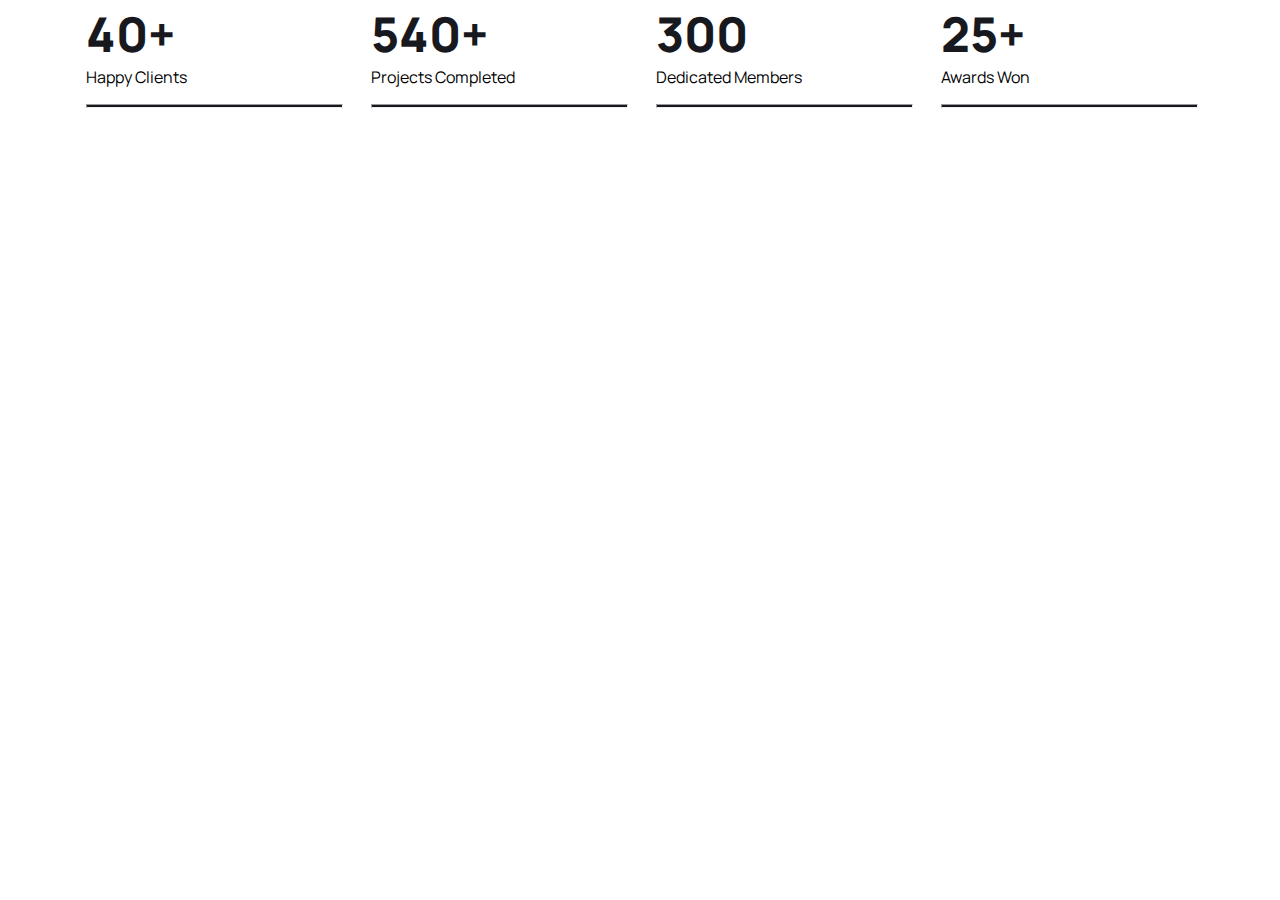
<file: Bolum1/Ders1/index.html>
<!DOCTYPE html>
<html lang="en">
<head>
    <meta charset="UTF-8">
    <meta http-equiv="X-UA-Compatible" content="IE=edge">
    <meta name="viewport" content="width=device-width, initial-scale=1.0">
    <link rel="preconnect" href="https://fonts.gstatic.com">
    <link href="https://fonts.googleapis.com/css2?family=Manrope:wght@200;300;400;500;600;700;800&display=swap" rel="stylesheet">
    <link rel="stylesheet" href="style.css">
    <title>Document</title>
</head>
<body>
        <section class="content">
            <h2 class="number">
                40+
            </h2>    
            <h2 class="label">    
                Happy Clients 
            </h2>       
            <hr class="line">      
        </section>
        <section class="content">
            <h2 class="number">
                540+
            </h2>
            <h2 class="label">
                Projects Completed
            </h2>
            <hr class="line">
        </section>
        <section class="content">
            <h2 class="number">
                300
            </h2>
            <h2 class="label">
                Dedicated Members
            </h2>
            <hr class="line">
        </section>
        <section class="content">
            <h2 class="number">
                25+
            </h2>
            <h2 class="label">
                Awards Won
            </h2>
            <hr class="line">
        </section>
</body>
</html>
</file>
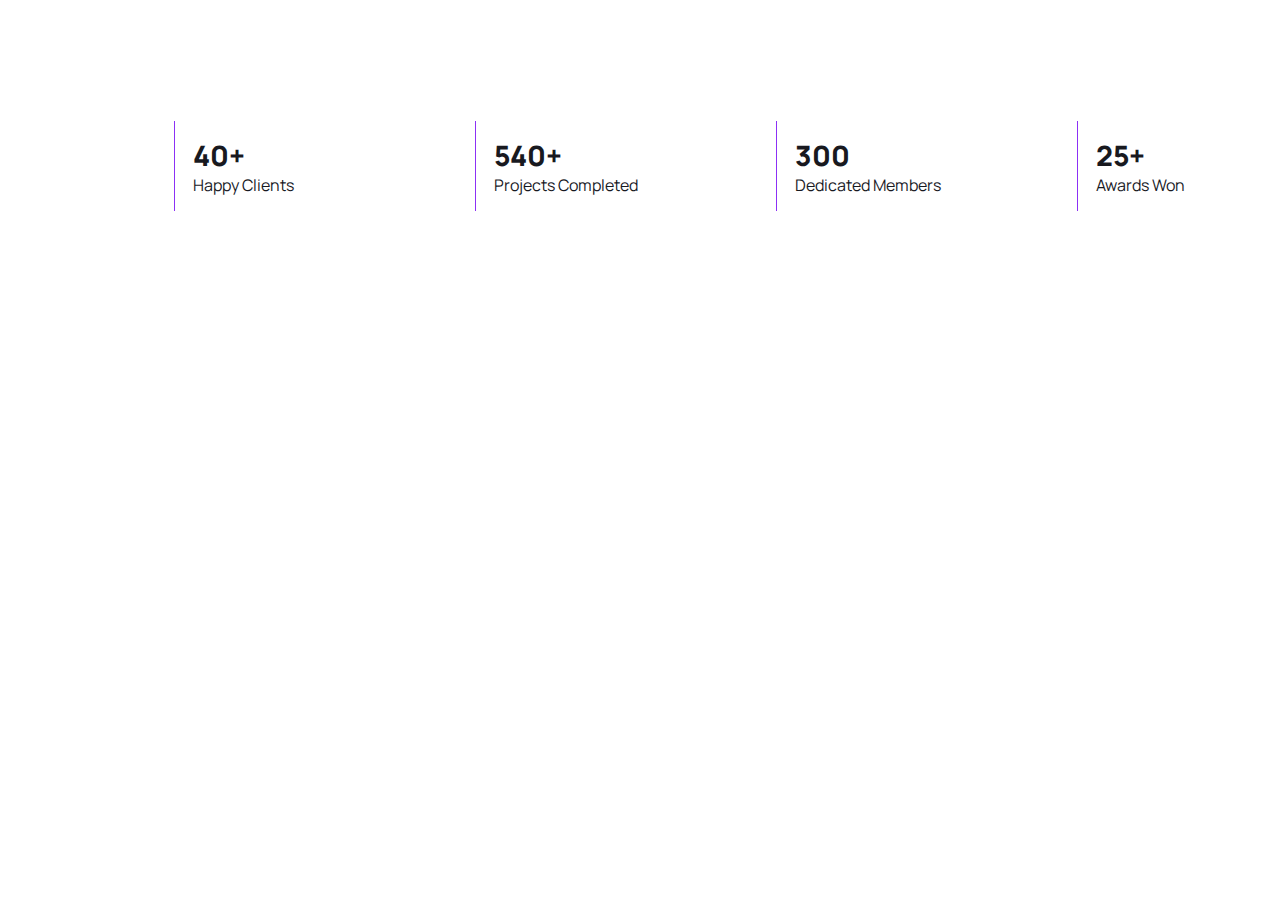
<file: Bolum1/Ders2/index.html>
<!DOCTYPE html>
<html lang="en">
<head>
    <meta charset="UTF-8">
    <meta http-equiv="X-UA-Compatible" content="IE=edge">
    <meta name="viewport" content="width=device-width, initial-scale=1.0">
    <link rel="stylesheet" href="style.css">
    <link rel="preconnect" href="https://fonts.gstatic.com">
    <link href="https://fonts.googleapis.com/css2?family=Manrope:wght@200;300;400;500;600;700;800&display=swap" rel="stylesheet">
    <title>Document</title>
</head>
<body>
        <section class="content">
            <div class="line"></div>
            <section class="content-1">
                <h2 class="number">
                    40+     
                </h2>    
                <h2 class="label">
                    Happy Clients
                </h2>
            </section>    
        </section>
        <section class="content">
            <div class="line"></div>
            <section class="content-1">
                <h2 class="number">
                    540+     
                </h2>
                <h2 class="label">
                    Projects Completed
                </h2>
            </section>    
        </section>
        <section class="content">
            <div class="line"></div>
            <section class="content-1">
                <h2 class="number">
                    300     
                </h2>
                <h2 class="label">
                    Dedicated Members
                </h2>
            </section>    
        </section>
        <section class="content">
            <div class="line"></div>
            <section class="content-1">
                <h2 class="number">
                    25+     
                </h2>
                <h2 class="label">
                    Awards Won
                </h2>
            </section>    
        </section>
</body>
</html>
</file>
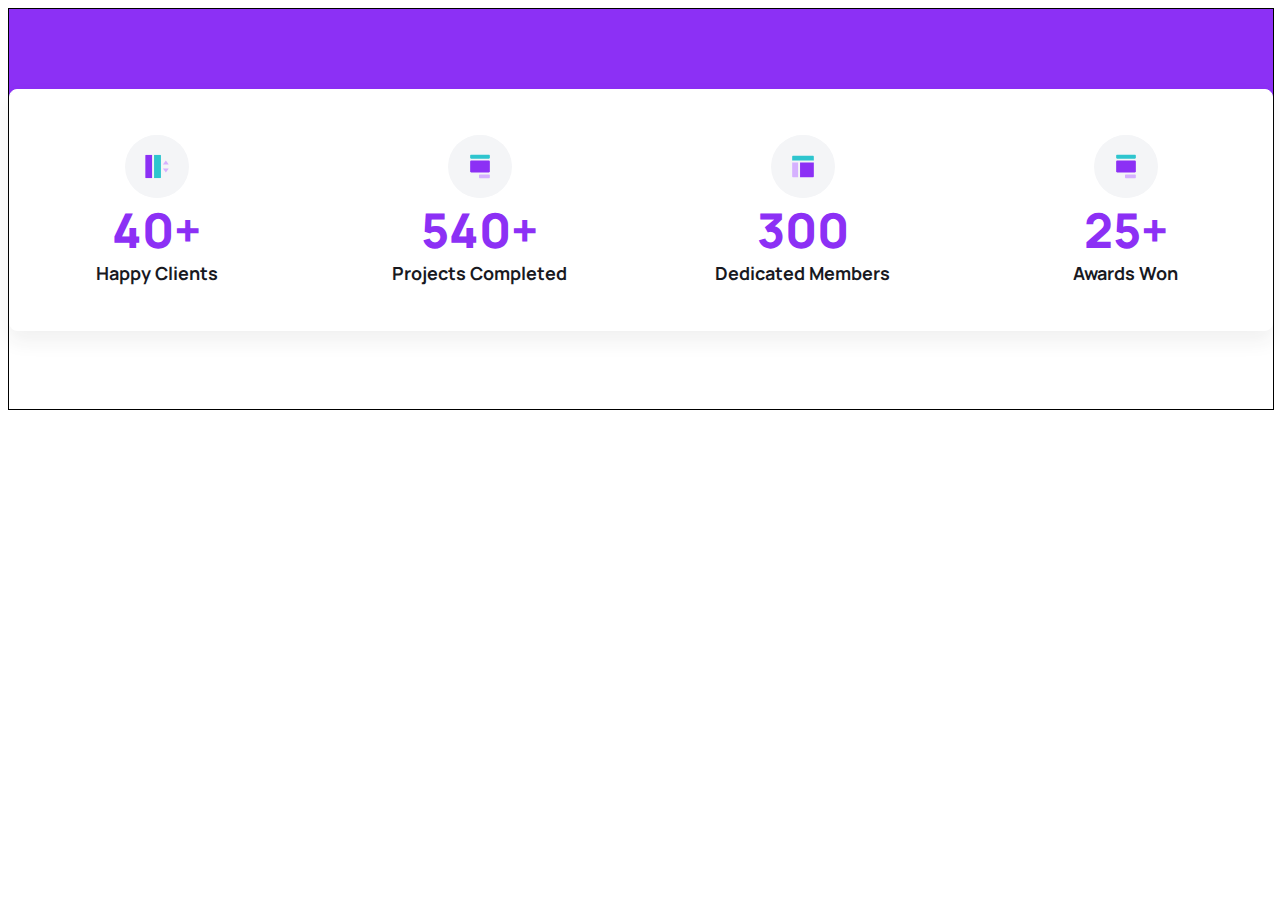
<file: Bolum1/Ders3/index.html>
<!DOCTYPE html>
<html lang="en">
<head>
    <meta charset="UTF-8">
    <meta http-equiv="X-UA-Compatible" content="IE=edge">
    <meta name="viewport" content="width=device-width, initial-scale=1.0">
    <link rel="preconnect" href="https://fonts.gstatic.com">
    <link href="https://fonts.googleapis.com/css2?family=Manrope:wght@200;300;400;500;600;700;800&display=swap" rel="stylesheet">
    <link rel="stylesheet" href="style.css">
    <title>Document</title>
</head>
<body>
    <div class="page">
       <section class="purple-area">
           <section class="content">
               <section class="content-1">
                        <img src="icon1.svg" alt="logo1" class="photo">
                    <h2 class="number">
                        40+
                    </h2>
                    <h2 class="label">
                        Happy Clients
                    </h2>
               </section>      
                <section class="content-1">
                        <img src="icon2.svg" alt="logo2" class="photo">
                    <h2 class="number">
                        540+
                    </h2>
                    <h2 class="label">
                        Projects Completed
                    </h2>
                </section> 
                <section class="content-1">    
                    <img src="icon3.svg" alt="logo3" class="photo">
                    <h2 class="number">
                        300
                    </h2>
                    <h2 class="label">
                        Dedicated Members
                    </h2>
                </section>
                <section class="content-1">    
                        <img src="icon4.svg" alt="logo4" class="photo">
                    <h2 class="number">
                        25+
                    </h2>
                    <h2 class="label">
                        Awards Won
                    </h2>
                </section>
           </section>
        </section> 
    </div>
</body>
</html>
</file>
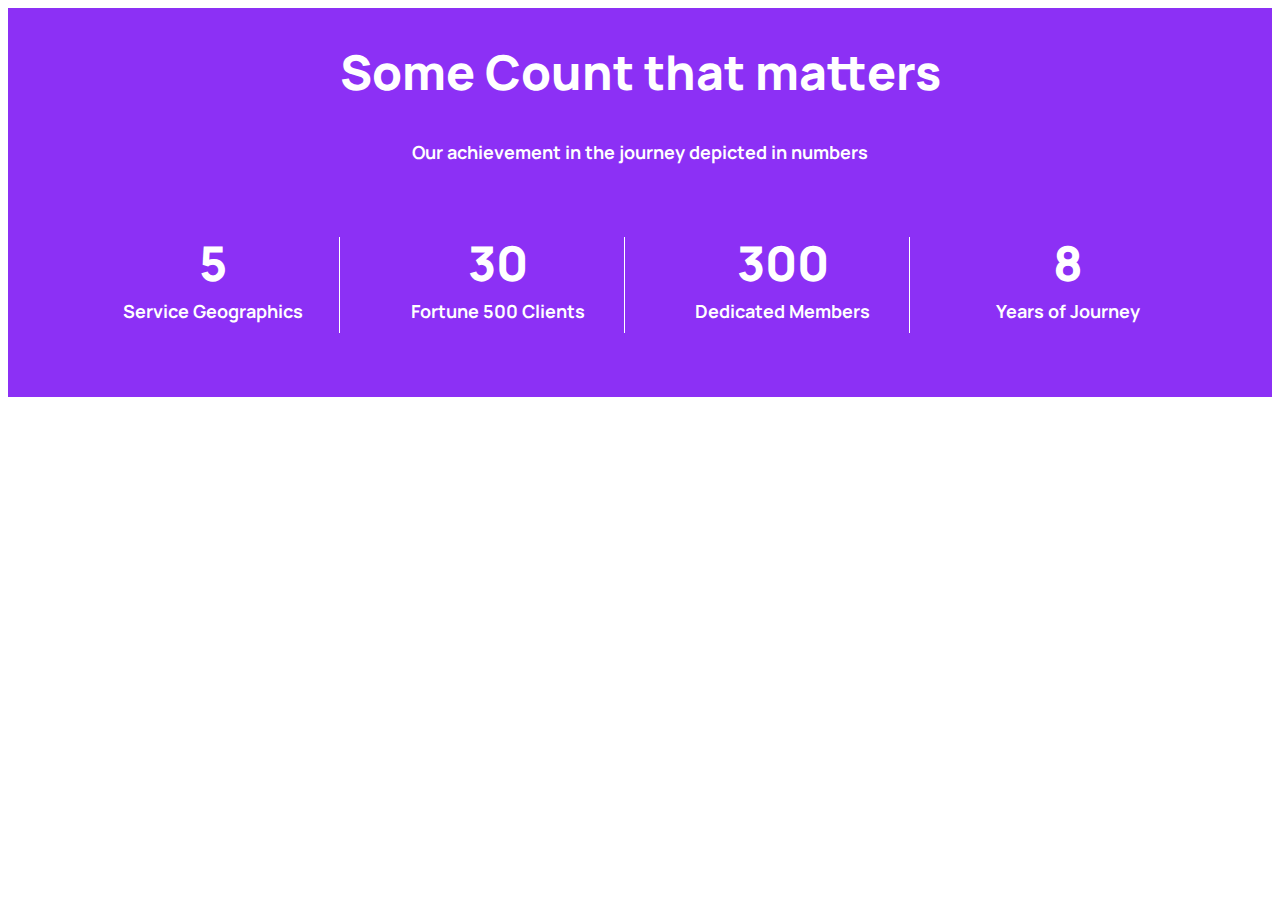
<file: Bolum1/Ders4/index.html>
<!DOCTYPE html>
<html lang="en">
<head>
    <meta charset="UTF-8">
    <meta http-equiv="X-UA-Compatible" content="IE=edge">
    <meta name="viewport" content="width=device-width, initial-scale=1.0">
    <link rel="stylesheet" href="style.css">
    <link rel="preconnect" href="https://fonts.gstatic.com">
    <link href="https://fonts.googleapis.com/css2?family=Manrope:wght@200;300;400;500;600;700;800&display=swap" rel="stylesheet">
    <title>Document</title>
</head>
<body>
    <div class="page">
        <section class="content">
            <h1 class="article-1">
                Some Count that matters
            </h1>
            <h2 class="article-2">
                Our achievement in the journey depicted in numbers
            </h2>
        </section>
        <section class="content-2">
            <section class="content-3">
                <h3 class="number">
                    5
                </h3>
                <h3 class="label">
                    Service Geographics
                </h3>
                <div class="line">
                </div>
            </section>
            <section class="content-3">    
                <h3 class="number">
                    30
                </h3>
                <h3 class="label">
                    Fortune 500 Clients
                </h3>
                <div class="line"></div>
            </section>
            <section class="content-3">    
                <h3 class="number">
                    300
                </h3>
                <h3 class="label">
                    Dedicated Members
                </h3>
                <div class="line"></div>
            </section>
            <section class="content-3">   
                <h3 class="number">
                    8
                </h3>
                <h3 class="label">
                    Years of Journey
                </h3>
            </section>     
        </section>
    </div>
</body>
</html>
</file>
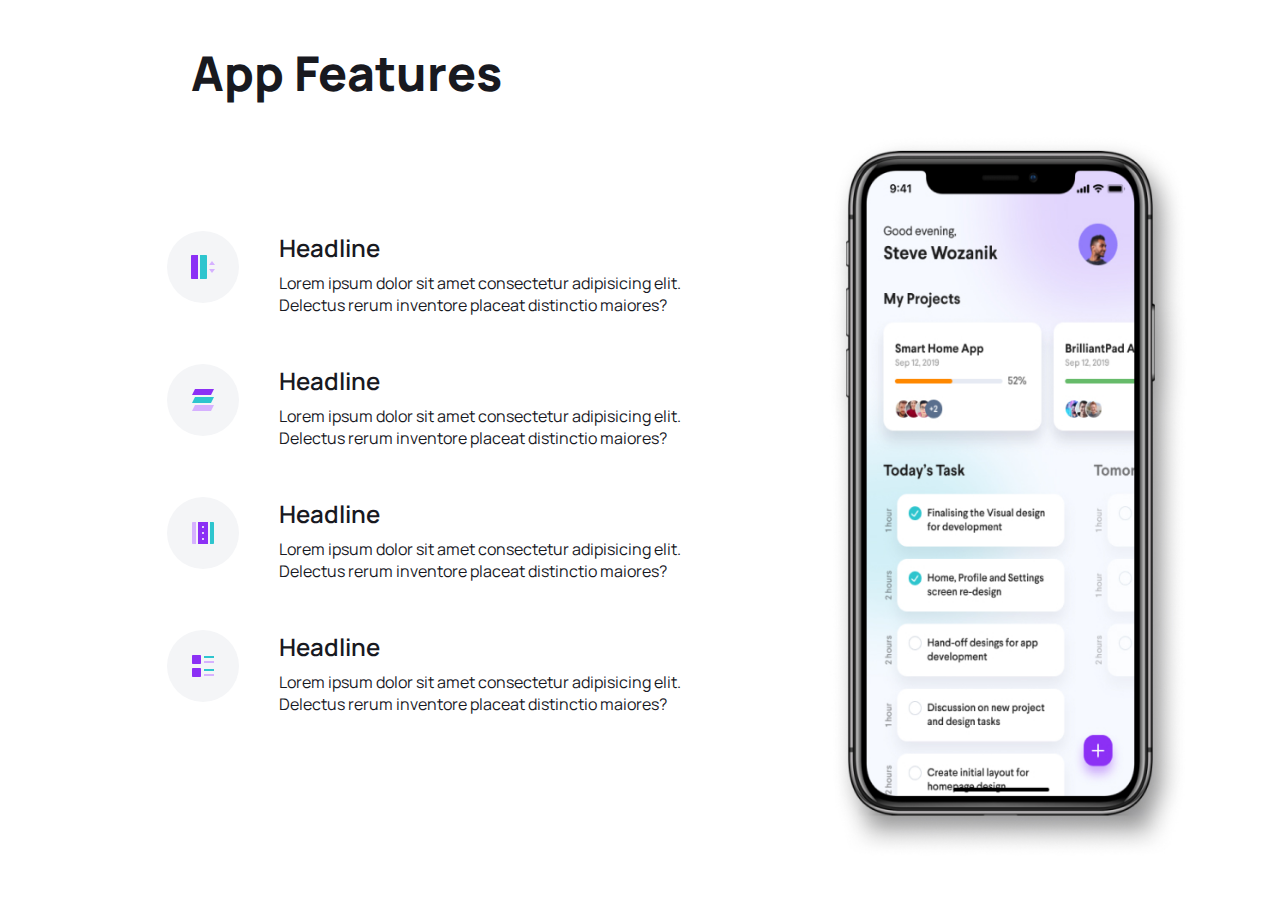
<file: Bolum2/Class1/index.html>
<!DOCTYPE html>
<html lang="en">
<head>
    <meta charset="UTF-8">
    <meta http-equiv="X-UA-Compatible" content="IE=edge">
    <meta name="viewport" content="width=device-width, initial-scale=1.0">
    <title>Document</title>
    <link rel="stylesheet" href="style.css">
    <link rel="preconnect" href="https://fonts.gstatic.com">

<link href="https://fonts.googleapis.com/css2?family=Manrope:wght@200;300;400;500;600;700;800&display=swap" rel="stylesheet">
</head>
<body>
    <thead>
        <h1 class="title">App Features</h1>
    </thead>
    <tbody>
        <section class="page">
            <section class="content">
                <section class="content-1">
                    <img src="icon1.svg" alt="" class="icon">
                    <section class="content-2">
                        <h2 class="title-1">Headline</h2>
                        <p class="article">Lorem ipsum dolor sit amet consectetur adipisicing elit. 
                            Delectus rerum inventore placeat distinctio maiores?
                        </p>
                    </section>
                </section>
                <section class="content-1">
                    <img src="icon2.svg" alt="" class="icon">
                    <section class="content-2">
                        <h2 class="title-1">Headline</h2>
                        <p class="article">Lorem ipsum dolor sit amet consectetur adipisicing elit. 
                            Delectus rerum inventore placeat distinctio maiores?
                        </p>
                    </section>
                </section>
                <section class="content-1">
                    <img src="icon3.svg" alt="" class="icon">
                    <section class="content-2">
                        <h2 class="title-1">Headline</h2>
                        <p class="article">Lorem ipsum dolor sit amet consectetur adipisicing elit. 
                            Delectus rerum inventore placeat distinctio maiores?
                        </p>
                    </section>
                </section>
                <section class="content-1">
                    <img src="icon4.svg" alt="" class="icon">
                    <section class="content-2">
                        <h2 class="title-1">Headline</h2>
                        <p class="article">Lorem ipsum dolor sit amet consectetur adipisicing elit. 
                            Delectus rerum inventore placeat distinctio maiores?
                        </p>
                    </section>
                </section>
            </section>    
            <img src="iPhone X.jpg" alt="" class="phone">
        </section>    
    </tbody>
</body>
</html>
</file>
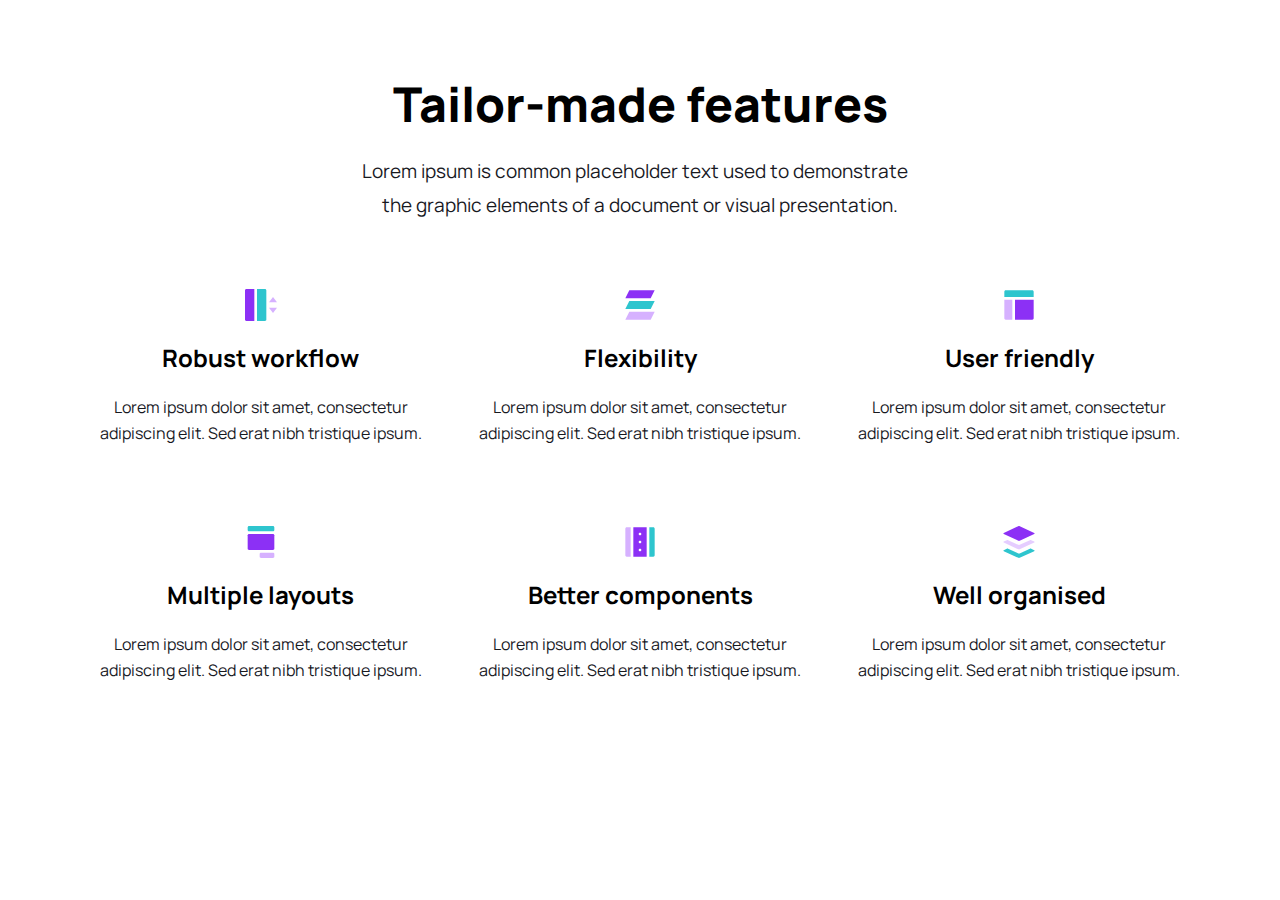
<file: Bolum2/Class2/index.html>
<!DOCTYPE html>
<html lang="en">
<head>
    <meta charset="UTF-8">
    <meta http-equiv="X-UA-Compatible" content="IE=edge">
    <meta name="viewport" content="width=device-width, initial-scale=1.0">
    <title>Document</title>
    <link rel="preconnect" href="https://fonts.gstatic.com">
    <link href="https://fonts.googleapis.com/css2?family=Manrope:wght@200;300;400;500;600;700;800&display=swap" rel="stylesheet">
    <link rel="stylesheet" href="style.css">
</head>
<body>
    <section class="content">
        <h1 class="title">Tailor-made features</h1>
        <p class="article">
            Lorem ipsum is common placeholder 
            text used to demonstrate 
            the graphic elements of a document or visual presentation.
        </p>
    </section>
    <section class="content-1">
        <section class="content-2">
            <img src="icon1.svg" alt="" class="icon">
            <h2 class="title-1">Robust workflow</h2>
            <p class="article-1">Lorem ipsum dolor sit amet, consectetur 
                adipiscing elit. Sed erat nibh tristique ipsum.</p>
        </section>
        <section class="content-2">
            <img src="icon2.svg" alt="" class="icon">
            <h2 class="title-1">Flexibility</h2>
            <p class="article-1">Lorem ipsum dolor sit amet, consectetur 
                adipiscing elit. Sed erat nibh tristique ipsum.</p>
        </section>
        <section class="content-2">
            <img src="icon3.svg" alt="" class="icon">
            <h2 class="title-1">User friendly</h2>
            <p class="article-1">Lorem ipsum dolor sit amet, consectetur 
                adipiscing elit. Sed erat nibh tristique ipsum.</p>
        </section>
        <section class="content-2">
            <img src="icon4.svg" alt="" class="icon">
            <h2 class="title-1">Multiple layouts</h2>
            <p class="article-1">Lorem ipsum dolor sit amet, consectetur 
                adipiscing elit. Sed erat nibh tristique ipsum.</p>
        </section>
        <section class="content-2">
            <img src="icon5.svg" alt="" class="icon">
            <h2 class="title-1">Better components</h2>
            <p class="article-1">Lorem ipsum dolor sit amet, consectetur 
                adipiscing elit. Sed erat nibh tristique ipsum.</p>
        </section>
        <section class="content-2">
            <img src="icon6.svg" alt="" class="icon">
            <h2 class="title-1">Well organised</h2>
            <p class="article-1">Lorem ipsum dolor sit amet, consectetur 
                adipiscing elit. Sed erat nibh tristique ipsum.</p>
        </section>
    </section>
</body>
</html>
</file>
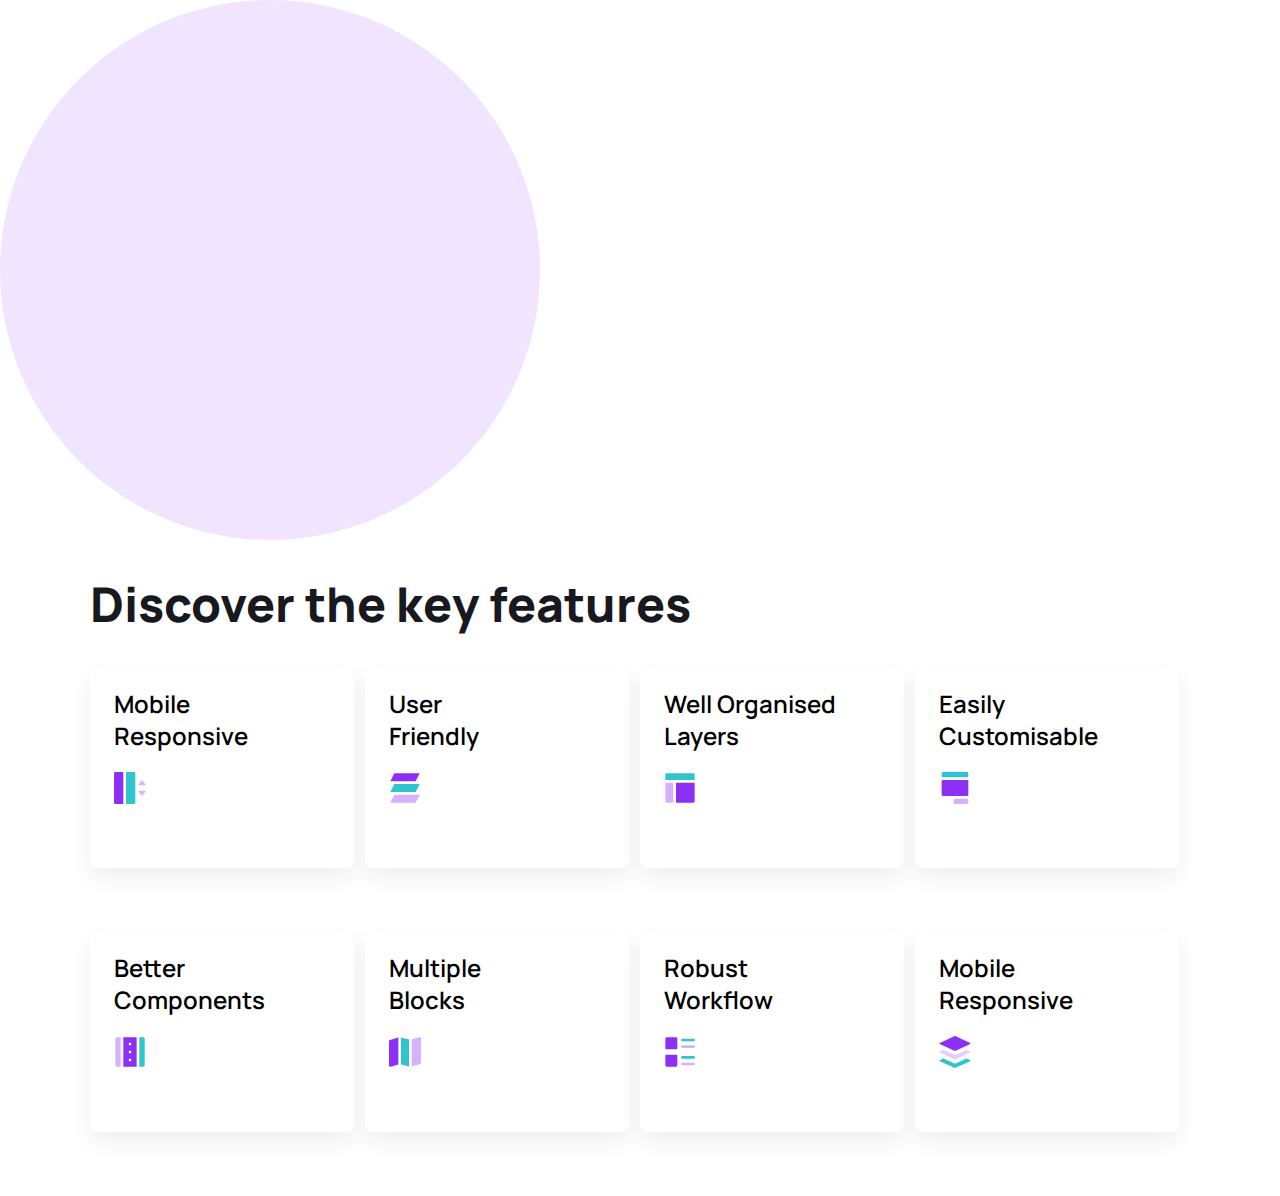
<file: Bolum2/Class3/index.html>
<!DOCTYPE html>
<html lang="en">
<head>
    <meta charset="UTF-8">
    <meta http-equiv="X-UA-Compatible" content="IE=edge">
    <meta name="viewport" content="width=device-width, initial-scale=1.0">
    <title>Document</title>
    <link rel="preconnect" href="https://fonts.gstatic.com">
    <link href="https://fonts.googleapis.com/css2?family=Manrope:wght@200;300;400;500;600;700;800&display=swap" rel="stylesheet">
    <link rel="stylesheet" href="style.css">
</head>
<body>
    <div class="circle"></div>
        <section class="page">
            <h1 class="title">Discover the key features</h1>
                <section class="content-1">
                    <section class="content">
                        <h2 class="title-1">Mobile <br> Responsive</h2>
                        <img src="icon1.svg" alt="" class="icon">
                    </section>
                    <section class="content">
                        <h2 class="title-1">User
                            <br> 
                            Friendly</h2>
                        <img src="icon2.svg" alt="" class="icon">
                    </section>
                    <section class="content">
                        <h2 class="title-1">Well Organised
                            <br> Layers</h2>
                        <img src="icon3.svg" alt="" class="icon">
                    </section>
                    <section class="content">
                        <h2 class="title-1">Easily <br> Customisable</h2>
                        <img src="icon4.svg" alt="" class="icon">
                    </section> 
                    <section class="content">
                        <h2 class="title-1">Better <br> Components</h2>
                        <img src="icon5.svg" alt="" class="icon">
                    </section>
                    <section class="content">
                        <h2 class="title-1">Multiple 
                            <br>Blocks</h2>
                        <img src="icon6.svg" alt="" class="icon">
                    </section>
                    <section class="content">
                        <h2 class="title-1">Robust
                            <br> Workflow</h2>
                        <img src="icon7.svg" alt="" class="icon">
                    </section>
                    <section class="content">
                        <h2 class="title-1">Mobile <br> Responsive</h2>
                        <img src="icon8.svg" alt="" class="icon">
                    </section>
                </section>     
        </section>    
</body>
</html>
</file>
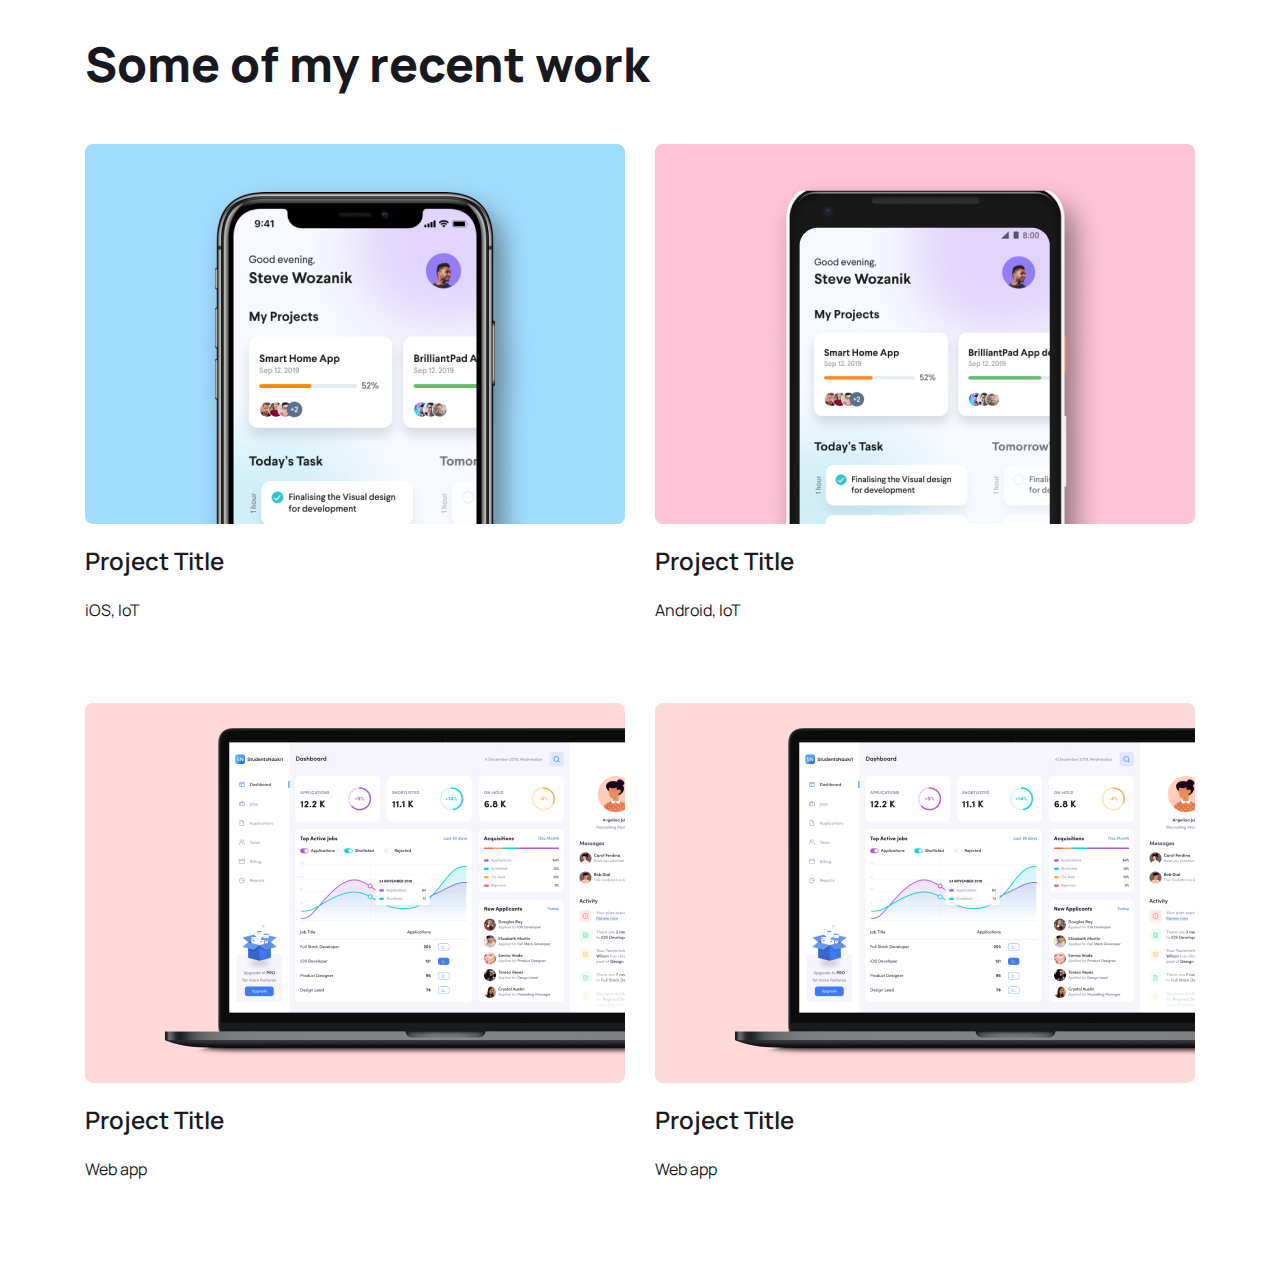
<file: Bolum3/Class1/index.html>
<!DOCTYPE html>
<html lang="en">
<head>
    <meta charset="UTF-8">
    <meta http-equiv="X-UA-Compatible" content="IE=edge">
    <meta name="viewport" content="width=device-width, initial-scale=1.0">
    <title>Document</title>
    <link rel="preconnect" href="https://fonts.gstatic.com">
    <link href="https://fonts.googleapis.com/css2?family=Manrope:wght@200;300;400;500;600;700;800&display=swap"rel="stylesheet">
    <link rel="stylesheet" href="style.css">
</head>
<body>
    <section class="page">
        <h1 class="title">Some of my recent work</h1>
            <section class="content-1">
                <section class="content">
                    <img src="cover.png" alt="" class="img">
                    <h2 class="title-1">Project Title</h2>       
                    <p class="article">iOS, IoT</p>                           
                </section>
                <section class="content">
                    <img src="cover.jpg" alt="" class="img">
                    <h2 class="title-1">Project Title</h2>       
                    <p class="article">Android, IoT</p>                           
                </section>
                <section class="content">
                    <img src="cover-1.jpg" alt="" class="img">
                    <h2 class="title-1">Project Title</h2>       
                    <p class="article">Web app</p>                           
                </section>
                <section class="content">
                    <img src="cover-1.jpg" alt="" class="img">
                    <h2 class="title-1">Project Title</h2>       
                    <p class="article">Web app</p>                           
                </section>
            </section>    
    </section>
</body>
</html>
</file>
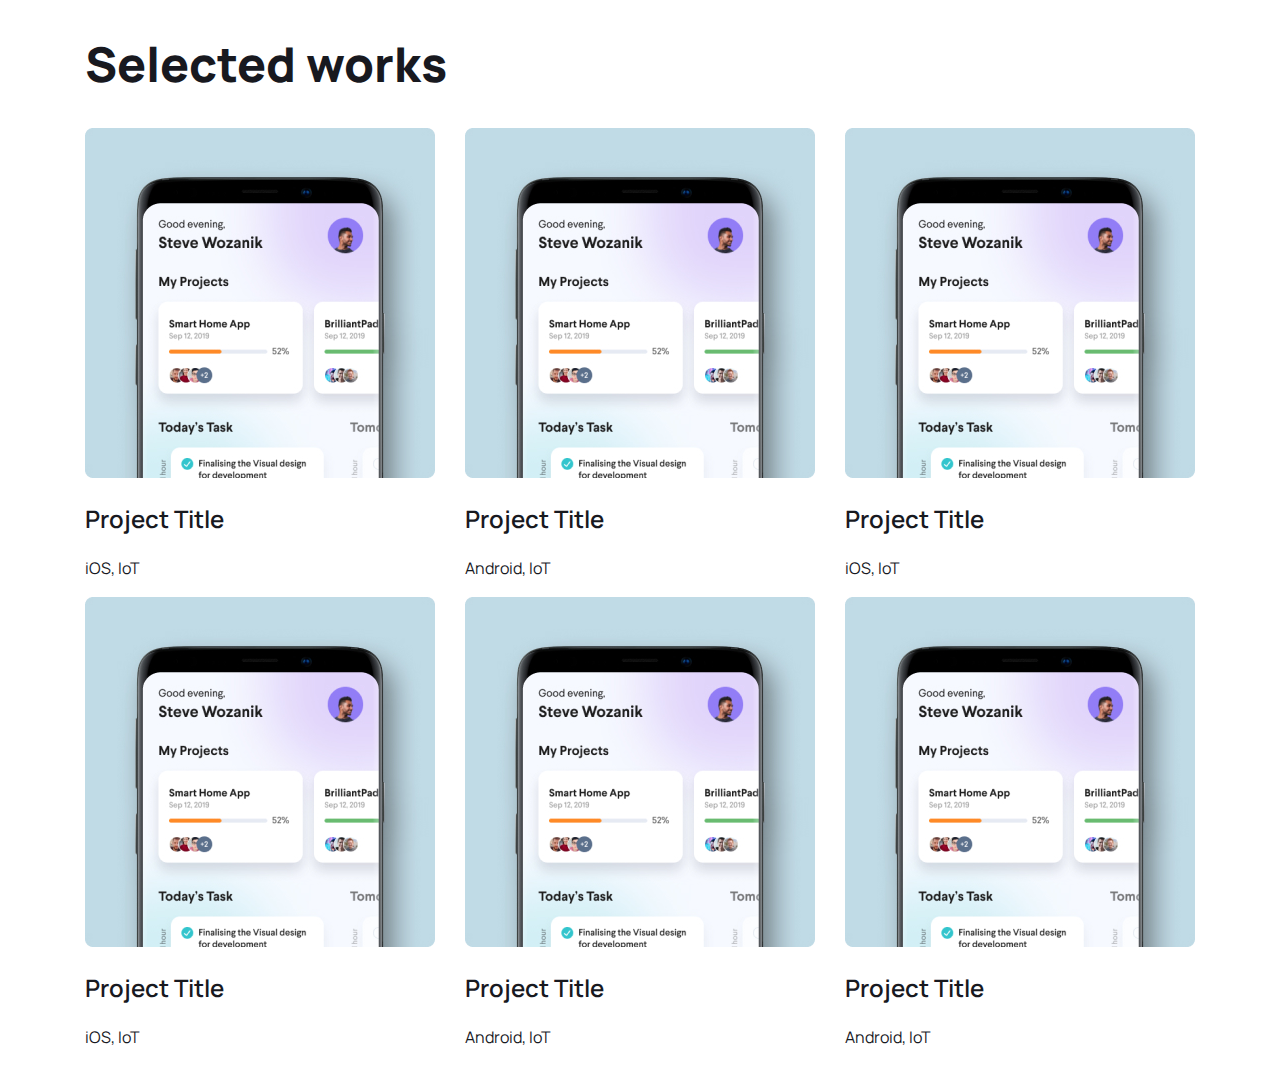
<file: Bolum3/Class2/index.html>
<!DOCTYPE html>
<html lang="en">
<head>
    <meta charset="UTF-8">
    <meta http-equiv="X-UA-Compatible" content="IE=edge">
    <meta name="viewport" content="width=device-width, initial-scale=1.0">
    <title>Document</title>
    <link rel="preconnect" href="https://fonts.gstatic.com">
    <link href="https://fonts.googleapis.com/css2?family=Manrope:wght@200;300;400;500;600;700;800&display=swap"rel="stylesheet">
    <link rel="stylesheet" href="style.css">
</head>
<body>
    <section class="page">
        <section>
            <h1 class="title">Selected works</h1>
        </section> 
            <section class="content-1">
                <section class="content">
                    <img src="Cover.jpg" alt="" class="img">
                    <h2 class="title-1">Project Title</h2>
                    <p class="article">iOS, IoT</p>
                </section>  
                <section class="content">
                    <img src="Cover.jpg" alt="" class="img">
                    <h2 class="title-1">Project Title</h2>
                    <p class="article">Android, IoT</p>
                </section>
                <section class="content">
                    <img src="Cover.jpg" alt="" class="img">
                    <h2 class="title-1">Project Title</h2>
                    <p class="article">iOS, IoT</p>
                </section>
                <section class="content">
                    <img src="Cover.jpg" alt="" class="img">
                    <h2 class="title-1">Project Title</h2>
                    <p class="article">iOS, IoT</p>
                </section>
                <section class="content">
                    <img src="Cover.jpg" alt="" class="img">
                    <h2 class="title-1">Project Title</h2>
                    <p class="article">Android, IoT</p>
                </section>
                <section class="content">
                    <img src="Cover.jpg" alt="" class="img">
                    <h2 class="title-1">Project Title</h2>
                    <p class="article">Android, IoT</p>
                </section> 
            </section>    
    </section>    
</body>
</html>
</file>
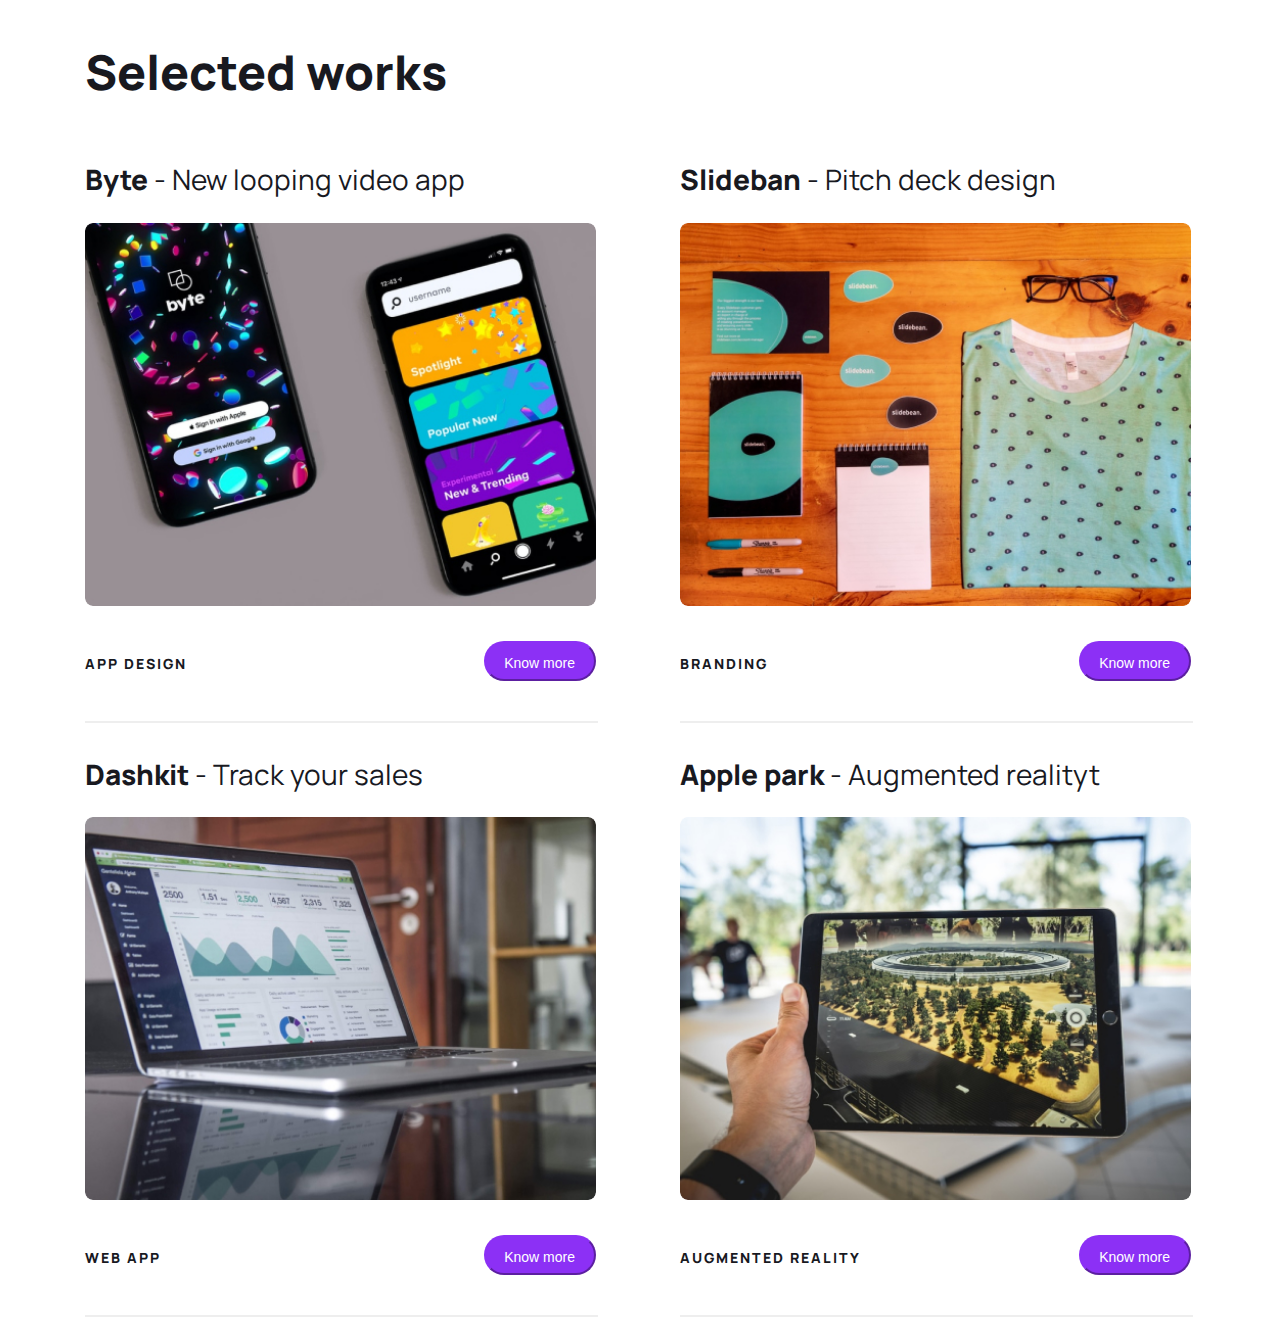
<file: Bolum3/Class3/index.html>
<!DOCTYPE html>
<html lang="en">
<head>
    <meta charset="UTF-8">
    <meta http-equiv="X-UA-Compatible" content="IE=edge">
    <meta name="viewport" content="width=device-width, initial-scale=1.0">
    <title>Document</title>
    <link rel="preconnect" href="https://fonts.gstatic.com">
    <link href="https://fonts.googleapis.com/css2?family=Manrope:wght@200;300;400;500;600;700;800&display=swap" rel="stylesheet">
    <link rel="stylesheet" href="style.css">
</head>
<body>
    <section class="page">
        <h1 class="title">Selected works</h1>
            <section class="content-1">
                <section class="content">
                    <h2 class="title-1">
                       Byte <span class="title-1-1"> - New looping video app </span>
                    </h2>
                    <img src="photo.jpg" alt="" class="img">
                        <section class="content-2">
                            <h3 class="title-2">APP DESIGN</h3>
                            <button class="button">
                                Know more
                            </button>
                        </section>   
                        <hr class="line">
                </section>
                <section class="content">
                    <h2 class="title-1">
                        Slideban <span class="title-1-1"> - Pitch deck design </span>
                    </h2>
                    <img src="photo-1.jpg" alt="" class="img">
                        <section class="content-2">
                            <h3 class="title-2">BRANDING</h3>
                            <button class="button">
                                Know more
                            </button>
                        </section> 
                        <hr class="line">   
                </section>
                <section class="content">
                    <h2 class="title-1">
                        Dashkit <span class="title-1-1">- Track your sales </span> 
                    </h2>
                    <img src="photo-2.jpg" alt="" class="img">
                        <section class="content-2">
                            <h3 class="title-2">WEB APP</h3>
                            <button class="button">
                                Know more
                            </button>
                        </section> 
                        <hr class="line">   
                </section>
                <section class="content">
                    <h2 class="title-1">
                        Apple park <span class="title-1-1">- Augmented realityt </span> 
                    </h2>
                    <img src="photo-3.jpg" alt="" class="img">
                        <section class="content-2">
                            <h3 class="title-2">AUGMENTED REALITY</h3>
                            <button class="button">
                                Know more
                            </button>
                        </section> 
                        <hr class="line">   
                </section>
            </section>    
    </section>
</body>
</html>
</file>
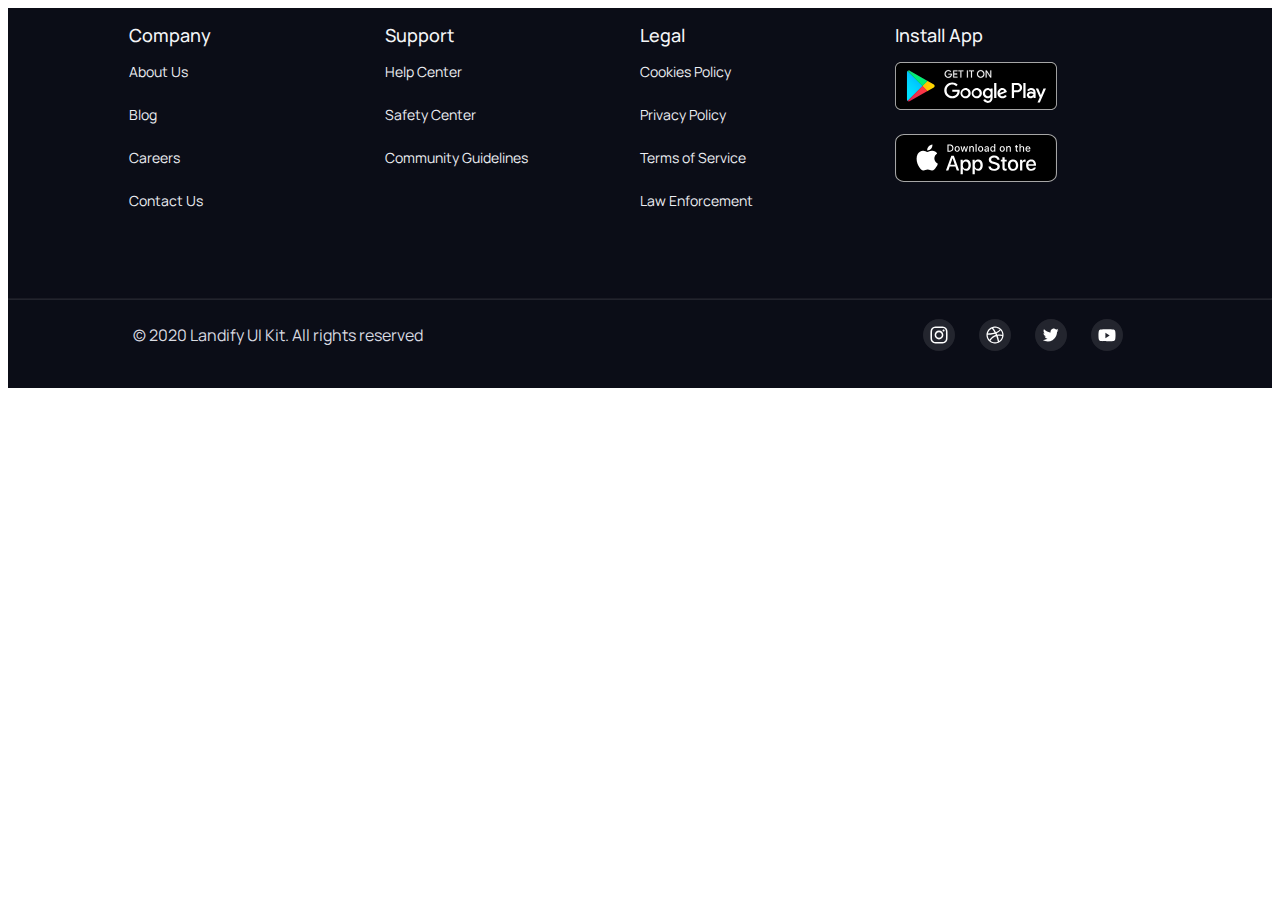
<file: Bolum4/Class1/index.html>
<!DOCTYPE html>
<html lang="en">
<head>
    <meta charset="UTF-8">
    <meta http-equiv="X-UA-Compatible" content="IE=edge">
    <meta name="viewport" content="width=device-width, initial-scale=1.0">
    <title>Document</title>
    <link rel="preconnect" href="https://fonts.gstatic.com">
    <link href="https://fonts.googleapis.com/css2?family=Manrope:wght@200;300;400;500;600;700;800&display=swap" rel="stylesheet">
    <link rel="stylesheet" href="style.css">
</head>
<body>
    <footer class="page-2">
        <section class="page">
            <section class="content">
                <h2 class="title">Company</h2>
                <section class="content-2">
                    <a class="article">About Us</a>
                    <a class="article">Blog</a>
                    <a class="article">Careers</a>
                    <a class="article">Contact Us</a>
                </section>
            </section>
            <section class="content">
                <h2 class="title">Support</h2>
                <section class="content-2">
                    <a class="article">Help Center</a>
                    <a class="article">Safety Center</a>
                    <a class="article">Community Guidelines</a>
                </section>
            </section>
            <section class="content">
                <h2 class="title">Legal</h2>
                <section class="content-2">
                    <a class="article">Cookies Policy</a>
                    <a class="article">Privacy Policy</a>
                    <a class="article">Terms of Service</a>
                    <a class="article">Law Enforcement</a>
                </section>    
            </section>
            <section class="content">
                <h2 class="title">Install App</h2>
                <img src="icon1.svg" alt="" class="img">
                <img src="icon2.svg" alt="" class="img">
            </section>
        </section> 
        <hr class="line"> 
        <section class="page-1">
            <section>
                <p class="article-1">© 2020 Landify UI Kit. All rights reserved</p>
            </section>
            <section class="content-1">
                <img src="Instagram.svg" alt="" class="icon">
                <img src="Dribbble.svg" alt="" class="icon">
                <img src="Twitter.svg" alt="" class="icon">
                <img src="Youtube.svg" alt="" class="icon">
            </section>
        </section>    
    </footer>
</body>
</html>
</file>
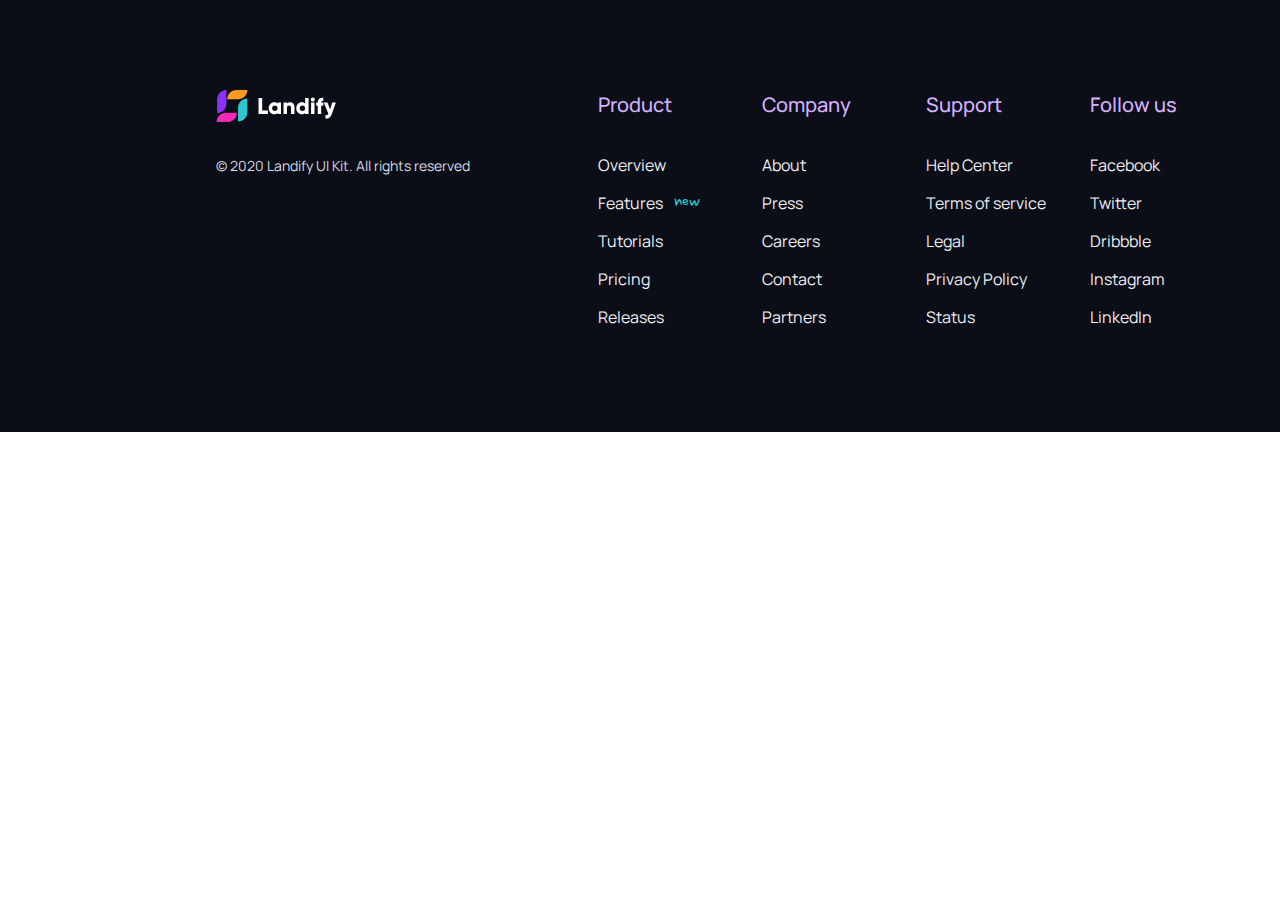
<file: Bolum4/Class2/index.html>
<!DOCTYPE html>
<html lang="en">
<head>
    <meta charset="UTF-8">
    <meta http-equiv="X-UA-Compatible" content="IE=edge">
    <meta name="viewport" content="width=device-width, initial-scale=1.0">
    <title>Document</title>
    <link href='https://fonts.googleapis.com/css?family=Nanum Pen Script' rel='stylesheet'>
    <link rel="stylesheet" href="style.css">
    <link rel="preconnect" href="https://fonts.gstatic.com">
    <link href="https://fonts.googleapis.com/css2?family=Manrope:wght@200;300;400;500;600;700;800&display=swap" rel="stylesheet">
</head>
<body>
    <footer class="page">
        <section class="page-1">
            <section class="content-3">
                <img src="Light.svg" alt="" class="img">
                <p class="article">© 2020 Landify UI Kit. All rights reserved</p>
            </section>
            <section class="content-1">
                <h2 class="title">Product</h2>
                    <section class="content-2">
                        <a class="button">Overview</a>
                        <a class="button">Features <span class="new"> new </span></a>
                        <a class="button">Tutorials</a>
                        <a class="button">Pricing</a>
                        <a class="button">Releases</a>
                    </section>
            </section>
            <section class="content-1">
                <h2 class="title">Company</h2>
                    <section class="content-2">
                        <a class="button">About</a>
                        <a class="button">Press</a>
                        <a class="button">Careers</a>
                        <a class="button">Contact</a>
                        <a class="button">Partners</a>
                    </section>
            </section>
            <section class="content-1">
                <h2 class="title">Support</h2>
                    <section class="content-2">
                        <a class="button">Help Center</a>
                        <a class="button">Terms of service</a>
                        <a class="button">Legal</a>
                        <a class="button">Privacy Policy</a>
                        <a class="button">Status</a>
                    </section>
            </section>
            <section class="content-1">
                <h2 class="title">Follow us</h2>
                    <section class="content-2">
                        <a class="button">Facebook</a>
                        <a class="button">Twitter</a>
                        <a class="button">Dribbble</a>
                        <a class="button">Instagram</a>
                        <a class="button">LinkedIn</a>
                    </section>
            </section>  
        </section>          
    </footer>
</body>
</html>
</file>
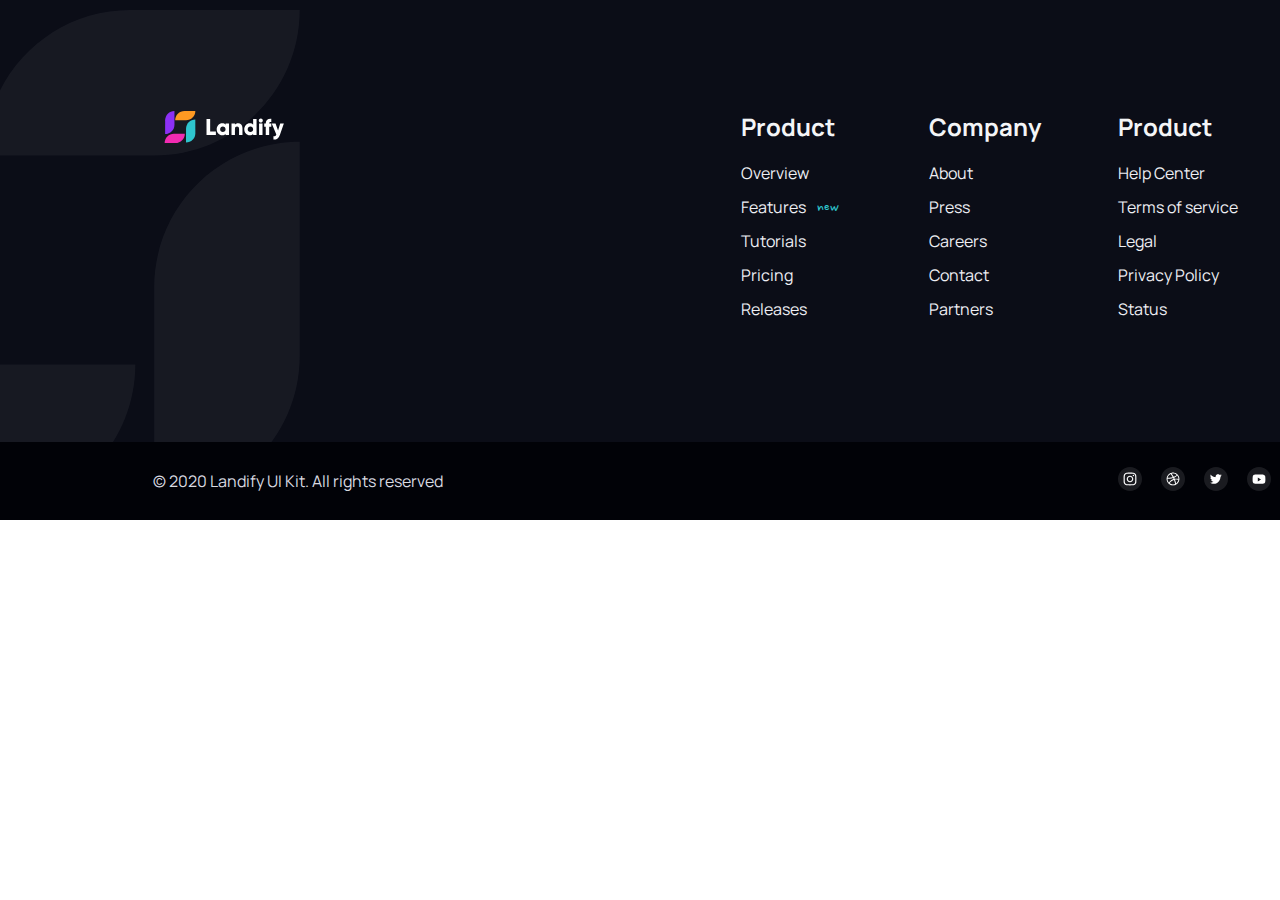
<file: Bolum4/Class3/index.html>
<!DOCTYPE html>
<html lang="en">
<head>
    <meta charset="UTF-8">
    <meta http-equiv="X-UA-Compatible" content="IE=edge">
    <meta name="viewport" content="width=device-width, initial-scale=1.0">
    <link rel="preconnect" href="https://fonts.gstatic.com">
    <link href="https://fonts.googleapis.com/css2?family=Manrope:wght@200;300;400;500;600;700;800&display=swap" rel="stylesheet">
    <link rel="stylesheet" href="style.css">
    <link href='https://fonts.googleapis.com/css?family=Nanum Pen Script' rel='stylesheet'>
    <title>Document</title>
</head>
<body>
    <footer>
        <section class="page">
            <section class="page-1">
                <section class="img-1">
                    <img src="Light.svg" alt="" class="img">
                </section>
                <section class="content-1">
                    <h2 class="title">Product</h2>
                    <section class="content-2">
                        <a class="button">Overview</a>
                        <a class="button">Features <span class="new"> new </span></a>
                        <a class="button">Tutorials</a>
                        <a class="button">Pricing</a>
                        <a class="button">Releases</a>
                    </section>
                </section>
                <section class="content-1">
                    <h2 class="title">Company</h2>
                    <section class="content-2">
                        <a class="button">About</a>
                        <a class="button">Press</a>
                        <a class="button">Careers</a>
                        <a class="button">Contact</a>
                        <a class="button">Partners</a>
                    </section>
                </section>
                <section class="content-1">
                    <h2 class="title">Product</h2>
                    <section class="content-2">
                        <a class="button">Help Center</a>
                        <a class="button">Terms of service</a>
                        <a class="button">Legal</a>
                        <a class="button">Privacy Policy</a>
                        <a class="button">Status</a>
                    </section>
                </section>
            </section>    
            <section class="content-3">
                <p class="article">© 2020 Landify UI Kit. All rights reserved</p>
                <section class="icon-1">
                    <img src="Instagram.svg" alt="" class="icon">
                    <img src="Dribbble.svg" alt="" class="icon">
                    <img src="Twitter.svg" alt="" class="icon">
                    <img src="Youtube.svg" alt="" class="icon">
                </section>
            </section>
        </section>
    </footer>    
</body>
</html>
</file>
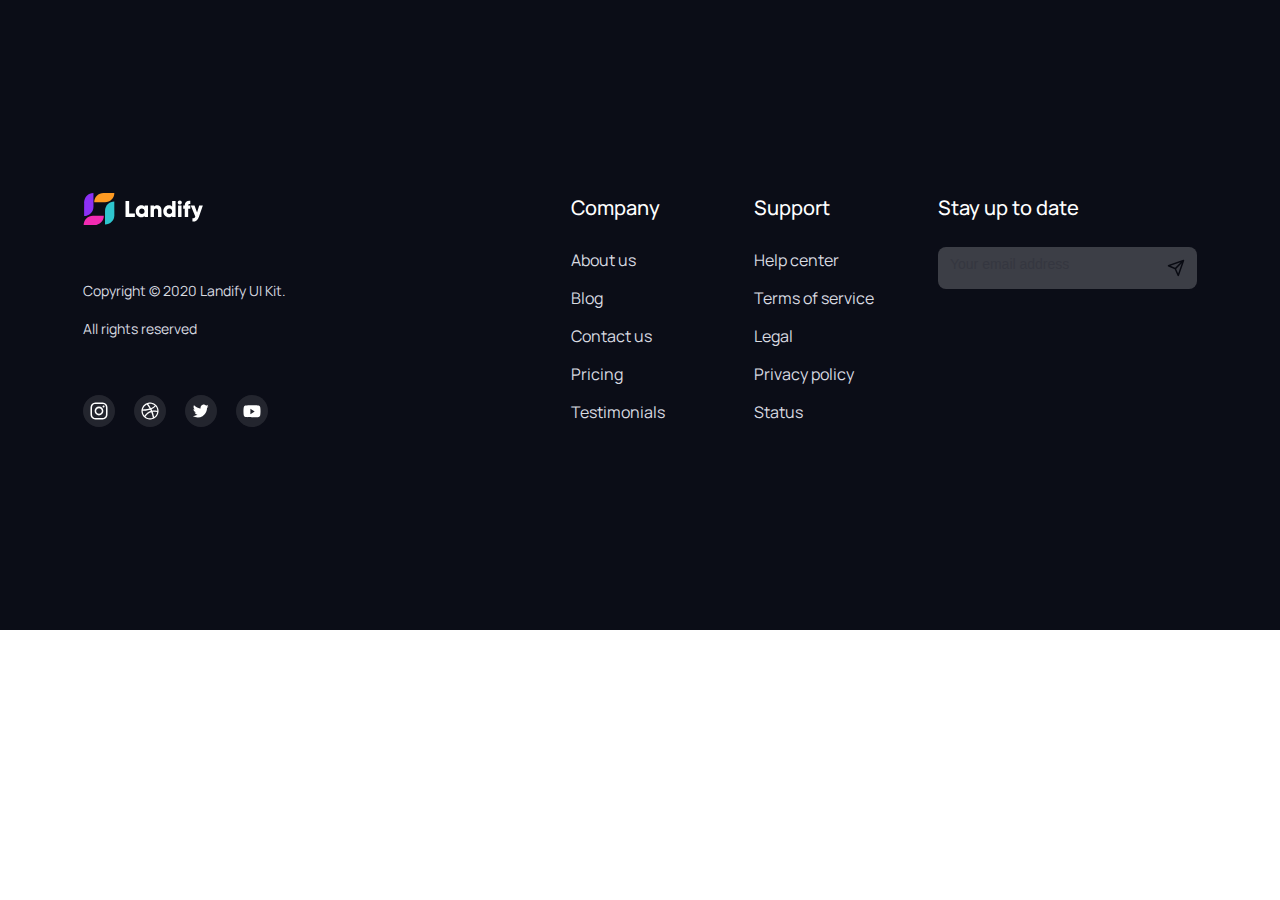
<file: Bolum4/Class4/index.html>
<!DOCTYPE html>
<html lang="en">
<head>
    <meta charset="UTF-8">
    <meta http-equiv="X-UA-Compatible" content="IE=edge">
    <meta name="viewport" content="width=device-width, initial-scale=1.0">
    <title>Document</title>
    <link rel="stylesheet" href="style.css">
    <link rel="preconnect" href="https://fonts.gstatic.com">
    <link href="https://fonts.googleapis.com/css2?family=Manrope:wght@200;300;400;500;600;700;800&display=swap" rel="stylesheet">
</head>
<body>
    <footer class="page">
        <section class="content">
            <section class="content-3">
                <section class="content-1">
                    <img src="Light.svg" alt="" class="img">
                    <section class="article-1">
                        <p class="article">Copyright © 2020 Landify UI Kit.</p>
                        <p class="article">All rights reserved</p>
                    </section>    
                    <section class="icon-1">
                        <img src="Instagram.svg" alt="" class="icon">
                        <img src="Dribbble.svg" alt="" class="icon">
                        <img src="Twitter.svg" alt="" class="icon">
                        <img src="Youtube.svg" alt="" class="icon">
                    </section>
                </section> 
                <section class="content-2">
                    <h2 class="title">Company</h2>
                    <section class="button-1">
                        <a href="" class="button">About us</a>
                        <a href="" class="button">Blog</a>
                        <a href="" class="button">Contact us</a>
                        <a href="" class="button">Pricing</a>
                        <a href="" class="button">Testimonials</a>     
                    </section>
                </section>  
                <section class="content-2">
                    <h2 class="title">Support</h2>
                    <section class="button-1">
                        <a href="" class="button">Help center</a>
                        <a href="" class="button">Terms of service</a>
                        <a href="" class="button">Legal</a>
                        <a href="" class="button">Privacy policy</a>
                        <a href="" class="button">Status</a>     
                    </section>
                </section>
                <section>
                    <h2 class="title">Stay up to date</h2>
                    <section>
                        <input type="email" placeholder="Your email address" class="mail" src="Vector.svg">
                    </section>
                </section>
            </section>     
        </section>
    </footer>
</body>
</html>
</file>
<file: Bolum1/Ders1/style.css>
body{
  font-family: 'Manrope', sans-serif;
  background-color: #ffffff;
  margin: 0px auto;
  display: flex;
  flex-direction: row;
  justify-content: center;
  width: 100%;
  border: 1px white solid;
  column-gap: 30px;
}
.content{
  display: flex;
  flex-direction: column;
  width: 255px; 
}
.number{
  font-size: 48px;
  font-weight: 800;
  color: #18191f;
  margin: 0px;
}
.label{
  font-weight: normal;
  font-size: 16px;
  margin: 0px;
}
.line{
  width: 255px;
  height: 2px;
  margin: 16px 0 0;
  background-color: #18191f;
}
@media screen and (max-width:767px){
  body{
    display: flex;
    flex-direction: column;
    align-items: center;
    width: 100%;
    padding: 20px;
  }
  .content{
    width: 100%;
  }
  .line{
    width: 100%;
  }
}
</file>
<file: Bolum1/Ders2/style.css>
body{
  font-family: 'Manrope', sans-serif;
  margin: 0px auto;
  width: 100%;
  display: flex;
  justify-content: center;
  column-gap: 30px;
  border: 1px solid white;
  padding: 120px;
}
.content{
  display: flex;
  align-items: center;
  padding: 15px;
  width: 237px;
  border-left: solid 1px #8c30f5;
  padding-left: 18px;
    
}
.content-1{
  display: flex;
  flex-direction: column;
}
.number{
  font-size: 28px;
  font-weight: 800;
  color: #18191f;
  margin: 0px;
}
.label{
  font-size: 16px;
  font-weight: 400;
  color: #18191f;
  margin: 0px;
}
@media screen and (max-width:767px){
  body{
    display: flex;
    flex-direction: column;
    justify-content: center;
    width: 100%;
    padding: 20px;
  }
  .content{
    width: 100%;
    margin-top: 10px;
  }
}
</file>
<file: Bolum1/Ders3/style.css>
.page{
    width: 100%;
    background-color: #ffffff;
    display: flex;
    flex-direction: column;
    margin: 0px auto;
    border: 1px solid black;
    height: 400px;
}
.purple-area{
    width: 100%;
    height: 200px;
    background-color: #8c30f5;
    display: flex;
    justify-content: center;
}
.content{
    width: 100%;
    height: 240px;
    background-color: #ffffff;
    border: 1px solid #ffffff;
    border-radius: 8px;
    box-shadow: 0 10px 20px 0 rgba(41, 41, 42, 0.07);
    font-family: 'Manrope', sans-serif;
    margin-top: 80px;
    column-gap: 30px;
    display: flex;
    align-items: center;
}
.content-1{
    display: flex;
    flex-direction: column;
    align-items: center;
    width: 100%;
}
.number{
    font-size: 48px;
    font-weight: 800;
    color: #8c30f5;
    line-height: 1.33;
    margin: 0px;
}
.label{
    font-size: 18px;
    color: #18191f;
    margin: 0px;
}
.photo{
    width: 64px;
    border-radius: 100px;
    background-color: #f4f5f7;
    margin: 0px;
}
@media screen and(max-width:767px){
.page{
}  
}
</file>
<file: Bolum1/Ders4/style.css>
.page{
    font-family: 'Manrope', sans-serif;
    background-color: #8c30f5;
    display: flex;
    justify-content: center;
    flex-direction: column;
    text-align: center;
    width: 100%;
}
.article-1{
    font-size: 48px;
    font-weight: 800;
    line-height: 1.33;
    color: #ffffff;
}
.article-2{
    font-size: 18px;
    line-height: 1.78;
    color: #ffffff;
}
.number{
    font-size: 48px;
    line-height: 1.33;
    color: #ffffff;
    font-weight: 800;
    margin: 0px;
}
.label{
    font-size: 18px;
    line-height: 1.78;
    color: #ffffff;
    margin: 0px;
}
.content-2{
    display: flex;
    justify-content: center;
    column-gap: 30px;
}
.content-3{
    width: 255px;
    display: flex;
    flex-direction: column;
    margin-top: 48px;
    margin-bottom: 64px;
}
.line{
    border-right: 1px solid #ffffff;
    height: 96px;
    display:flex;
    margin-top: -90px;  
}
@media screen and (max-width:767px){
    .page{
        display: flex;
        flex-direction: column;
    }
    .content-2{
        display: flex;
        flex-direction: column;
    }
}
</file>
<file: Bolum2/Class1/style.css>
body{
    font-family: 'Manrope', sans-serif;
    background-color: #ffffff;
    display: flex;
    flex-direction: column;
    align-items: center;
}
.title{
    color: #18191f;
    font-size: 48px;
    font-weight: 800;
    width: 71%;
}
.page{
    display: flex;
    align-items: center;
    column-gap: 32px;
    margin-left: 165px;
}
.content{
    display: flex;
    flex-direction: column;
}
.content-1{
    display: flex;
    column-gap: 40px;
}
.icon{
    width: 72px;
    height: 72px;
}
.content-2{
    display: flex;
    flex-direction: column;
    width: 428px;
}
.title-1{
    color: #18191f;
    font-size: 24px;
    font-weight: 600;
    margin-block-start: 0px;
    margin-block-end: 8px;
}
.article{
    color: #18191f;
    font-size: 16px;
    margin-block-start: 0px;
    margin-block-end: 48px;
}
.phone{
    width: 360px;
    height: 720px;
    box-shadow: 10px 15px 30px 0 rgba(41, 41, 42, 0);
    margin-left: 90px;
    margin-right: 90px;
}
</file>
<file: Bolum2/Class2/style.css>
body{
    font-family: 'Manrope', sans-serif;
}
.content{
    display: flex;
    flex-direction: column;
    align-items: center;
}
.title{
    font-size: 48px;
    font-weight: 800;
    line-height: 1.33;
    margin: 0px;
    margin-top: 64px;
}
.article{
    font-size: 19px;
    color: #18191f;
    line-height: 1.78;
    width: 540px;
    text-indent: -10px;
    text-align: center;
}
.content-1{
    display: flex;
    flex-wrap: wrap;
    justify-content: center;
    margin-top: 48px;
}
.content-2{
   display: flex;
   flex-direction: column;
   align-items: center;
   width: 30%;
   margin-bottom: 64px;
}
.icon{
    width: 32px;
    height: 32px;
}
.article-1{
    line-height: 1.63;
    font-size: 16px;
    color: #18191f;
    width: 370px;
    margin-block-start: 0px;
    text-align: center;
}
</file>
<file: Bolum2/Class3/style.css>
body{
    font-family: 'Manrope', sans-serif;
    margin: 0px auto;
}
.page{
    display: flex;
    flex-direction: column;
    width: 1100px;
    margin: 0px auto;
}
.circle{
    width: 540px;
    height: 540px;
    background-color: #f1e4ff;
    border-radius: 500px;
}
.title{
    font-size: 48px;
    font-weight: 800;
    line-height: 1.33;
    color: #18191f;
}
.content{
    background-color: #ffffff;
    border-radius: 8px;
    box-shadow: 0 10px 20px 0 rgba(41, 41, 42, 0.07);
    width: 24%;
    height: 200px;
    margin-bottom: 64px; 
    display: flex;
    flex-direction: column; 
}
.icon{
    width: 32px;
    height: 32px;
    margin-left: 24px;
    margin-bottom: 24px;
}
.content-1{
    display: flex;
    column-gap: 1%;
    flex-wrap: wrap;
}
.title-1{
    font-size: 24px;
    font-weight: 600;
    line-height: 1.33;
    margin-left: 24px;
}
</file>
<file: Bolum3/Class1/style.css>
body{
    font-family: 'Manrope', sans-serif;
}
.page{
    width: 1110px;
    margin: 0px auto;
}
.content{
    margin-bottom: 64px;
}
.content-1{
    display: flex;
    flex-wrap: wrap;
    column-gap: 30px;
}
.title{
    font-size: 48px;
    font-weight: 800;
    line-height: 1.33;
    color: #18191f;
    margin-bottom: 48px;
}
.title-1{
    font-size: 24px;
    font-weight: 600;
    line-height: 1.33;
    color: #18191f;
    margin-block-start: 16px;
}
.article{
    font-size: 16px;
    line-height: 1.63;
    color: #18191f;
    margin-block-start: 8px;
}
@media screen and (max-width:767px){
    .page{
        width: 100%;    
    }
    .title{
        width: 100%;
        text-align: center;
    }
    .img{
        width: 100%;
    }
}
</file>
<file: Bolum3/Class2/style.css>
body{
    font-family: 'Manrope', sans-serif;
}
.page{
    width: 1110px;
    margin: 0px auto;
}
.title{
    font-size: 48px;
    font-weight: 800;
    line-height: 1.33;
    color: #18191f;
}
.content-1{
    display: flex;
    flex-wrap: wrap;
    column-gap: 30px;
}
.title-1{
    font-size: 24px;
    font-weight: 600;
    line-height: 1.33;
    color: #18191f;
}
.article{
    line-height: 1.63;
    font-size: 16px;
    color: #18191f;
}
@media screen and (max-width:767px){
   .page{
       width: 100%;
       margin: 0px auto;
   }
   .title{
        font-size: 40px;
   }
}
</file>
<file: Bolum3/Class3/style.css>
body {

    font-family: 'Manrope', sans-serif;
}
.title{
    font-size: 48px;
    font-weight: 800;
    line-height: 1.33;
    color: #18191f;
}
.title-1{
    font-size: 28px;
    line-height: 1.43;
    color: #18191f;
    font-weight: 800;
}
.title-1-1{
    font-weight: 400;
}
.title-2{
    font-size: 14px;
    line-height: 1.29;
    color: #18191f;
    font-weight: 800;
    letter-spacing: 2px;
}
.page{
    display: flex;
    flex-direction: column;
    width: 1110px;
    margin: 0px auto;
}
.content{
    display: flex;
    flex-direction: column;
    width: 46%;
}
.content-1{
    display: flex;
    flex-wrap: wrap;
    column-gap: 7.6%;
}
.content-2{
    display: flex;
    justify-content: space-between;
    margin-top: 35px;
}
.button{
    padding: 10px 18px 10px 18px;
    border-radius: 100px;
    background-color: #8c30f5;
    width: 112px;
    height: 40px;
    color: #ffffff;
    line-height: 1.43;
    font-size: 14px;
    border-color: #8c30f5;
}
.line{
    width: 100%;
    background-color: #f4f5f7;
    margin-top: 34px;
    border-style: ridge;
}
.img{
    border-radius: 8px;
}
@media screen and (max-width:767px){
    .page{
        margin: 0px auto;
        width: 100%;
    }
    .content-1{
        display: flex;
        flex-wrap: nowrap;
        flex-direction: column;
    }
    .content{
        width: 100%;
    }
    .title-1-1{
        font-size: 20px;
    }    
    .title{
        font-size: 40px;
    }
    
}
</file>
<file: Bolum4/Class1/style.css>
body {
    font-family: 'Manrope', sans-serif;   
}
.page{
    width: 1110px;
    display: flex;
    align-items: stretch;
    margin: 0px auto;
    justify-content: center;
}
.page-1{
    display: flex;
    justify-content: center;
    column-gap: 500px;
}
.article{
    color: #eeeff4;
    font-size: 14px;
    margin-bottom: 24px;
}
.title{
    color: #f4f5f7;
    font-size: 18px;
    font-weight: 500;
}
.line{
  opacity: 0.1;
  background-color: #ffffff;
  margin-block-start: 64px;
}
.content{
    display: flex;
    flex-direction: column;
    width: 23%;
}
.content-2{
    display: flex;
    flex-direction: column;
}
.img{
    margin-bottom: 24px;
    width: 162px;
    height: 48px;
}
.article-1{
    display: flex;
    color: #d9dbe1;
}
.icon{
    margin-right: 24px;
    width: 32px;
    height: 32px;
}
.content-1{
    display: flex;
    align-items: center;
}
.page-2{
    background-color: #0b0d17;
    height: 380px;
}
</file>
<file: Bolum4/Class2/style.css>
body {
    font-family: 'Manrope', sans-serif;  
    margin: 0px auto; 
}
.page{
    width: 1440px;
    height: 432px;
    background-color: #0b0d17;
    display: flex;
    align-items: center;
    justify-content: center;
}
.page-1{
    display: flex;
    column-gap: 30px;
    width: 70%;
}
.content-1{
    width: 16%;
}
.content-2{
    display: flex;
    flex-direction: column;
    margin-top: 32px;
}
.content-3{
    width: 42%;
    display: flex;
    flex-direction: column;
}
.img{
    width: 120px;
    height: 32px;
}
.article{
    font-size: 14px;
    line-height: 1.71;
    color: #d9dbe1;
    margin-top: 32px;
}
.title{
    font-size: 20px;
    font-weight: 500;
    line-height: 1.5;
    color: #d6b1ff;
    margin-block-start:0px;
}
.button{
    color: #eeeff4;
    line-height: 1.63;
    font-size: 16px;
    margin-bottom: 12px;
}
.new{
    font-size: 20px;
    color: #2ec5ce;
    font-family: 'Nanum Pen Script';
    margin-left: 8px;
    line-height: 1.2;
}
</file>
<file: Bolum4/Class3/style.css>
body {
    font-family: 'Manrope', sans-serif;
    margin: 0px auto;
}
.page{
    width: 1440px;
    height: 520px;
    background-color: #0b0d17;
    background-image: url(White.svg);
    background-position: left;
    background-repeat: no-repeat;
    display: flex;
    flex-wrap: wrap;
    
}
.page-1{
    width: 100%;
    height: 85%;
    display: flex;
    justify-content: center;
    column-gap: 30px;
    align-items: center;
}
.content-1{
    width: 11%;
}
.content-2{
    display: inline-flex;
    flex-direction: column;
}
.content-3{
    width: 100%;
    height: 15%;
    display: flex;
    background-color: #010207;
    justify-content: center;
    align-items: center;
}
.img-1{
    width: 38%;
    height: 50%;
}
.title{
   color: #f4f5f7;
   margin-block-start: 0px;
}
.button{
    color: #eeeff4;
    margin-bottom: 12px;
    font-weight: 400;
}
.new{
    font-family: 'Nanum Pen Script';
    color: #2ec5ce; 
    margin-left: 8px;
}
.article{
    color:#d9dbe1;
    width: 67%;
}
.icon{
    width: 24px;
    height: 24px;
    margin-right: 16px;
}
</file>
<file: Bolum4/Class4/style.css>
body {
     font-family: 'Manrope', sans-serif;  
     margin: 0px auto;  
}
.page{
    width: 100%;
    height: 630px;
    display: flex;
    align-items: center;
    justify-content: center;
    background-color: #0b0d17;
}
.content{
    display: flex;
    justify-content: center;
    width: 100%;
}
.content-1{
    display: flex;
    flex-direction: column;
    margin-right: 125px;
    width: 26%;
}
.content-2{
    width: 12%;
}
.content-3{
    display: flex;
    justify-content: center;
    width: 100%;
    column-gap: 30px;
}
.title{
    font-size: 20px;
    font-weight: 500;
    line-height: 1.5;
    color: #ffffff;
    margin-block-start: 0px;
    margin-block-end: 24px;
}
.button{
    color: #d9dbe1;
    line-height: 1.63;
    font-size: 16px;
    margin: 12px 0 12px 0;
    display: flex;
    flex-direction: column;
    text-decoration: none;
}
.button-1{
    margin-top: 12px;
}
.img{
    width: 120px;
    height: 32px;
}
.article{
    line-height: 1.71;
    color: #d9dbe1;
    font-size: 14px;
}
.article-1{
    margin-top: 40px;
}
.icon{
    width: 32px;
    height: 32px;
    margin-right: 16px;
}
.icon-1{
    margin-top: 40px;
}
.mail{
    width: 255px;
    height: 40px;
    border-radius: 8px;
    background-color: #ffffff;
    border: none;
    background-image: url(Vector.svg);
    background-repeat: no-repeat;
    background-position-x: 95%;
    background-position-y: 50%;
    opacity: 0.2;
}
::placeholder{
    color: #d9dbe1;
    opacity: 1;
    position: absolute;
    top:9px;
    line-height: 1.71;
    font-size: 14px;
    left: 12px;
}
</file>
